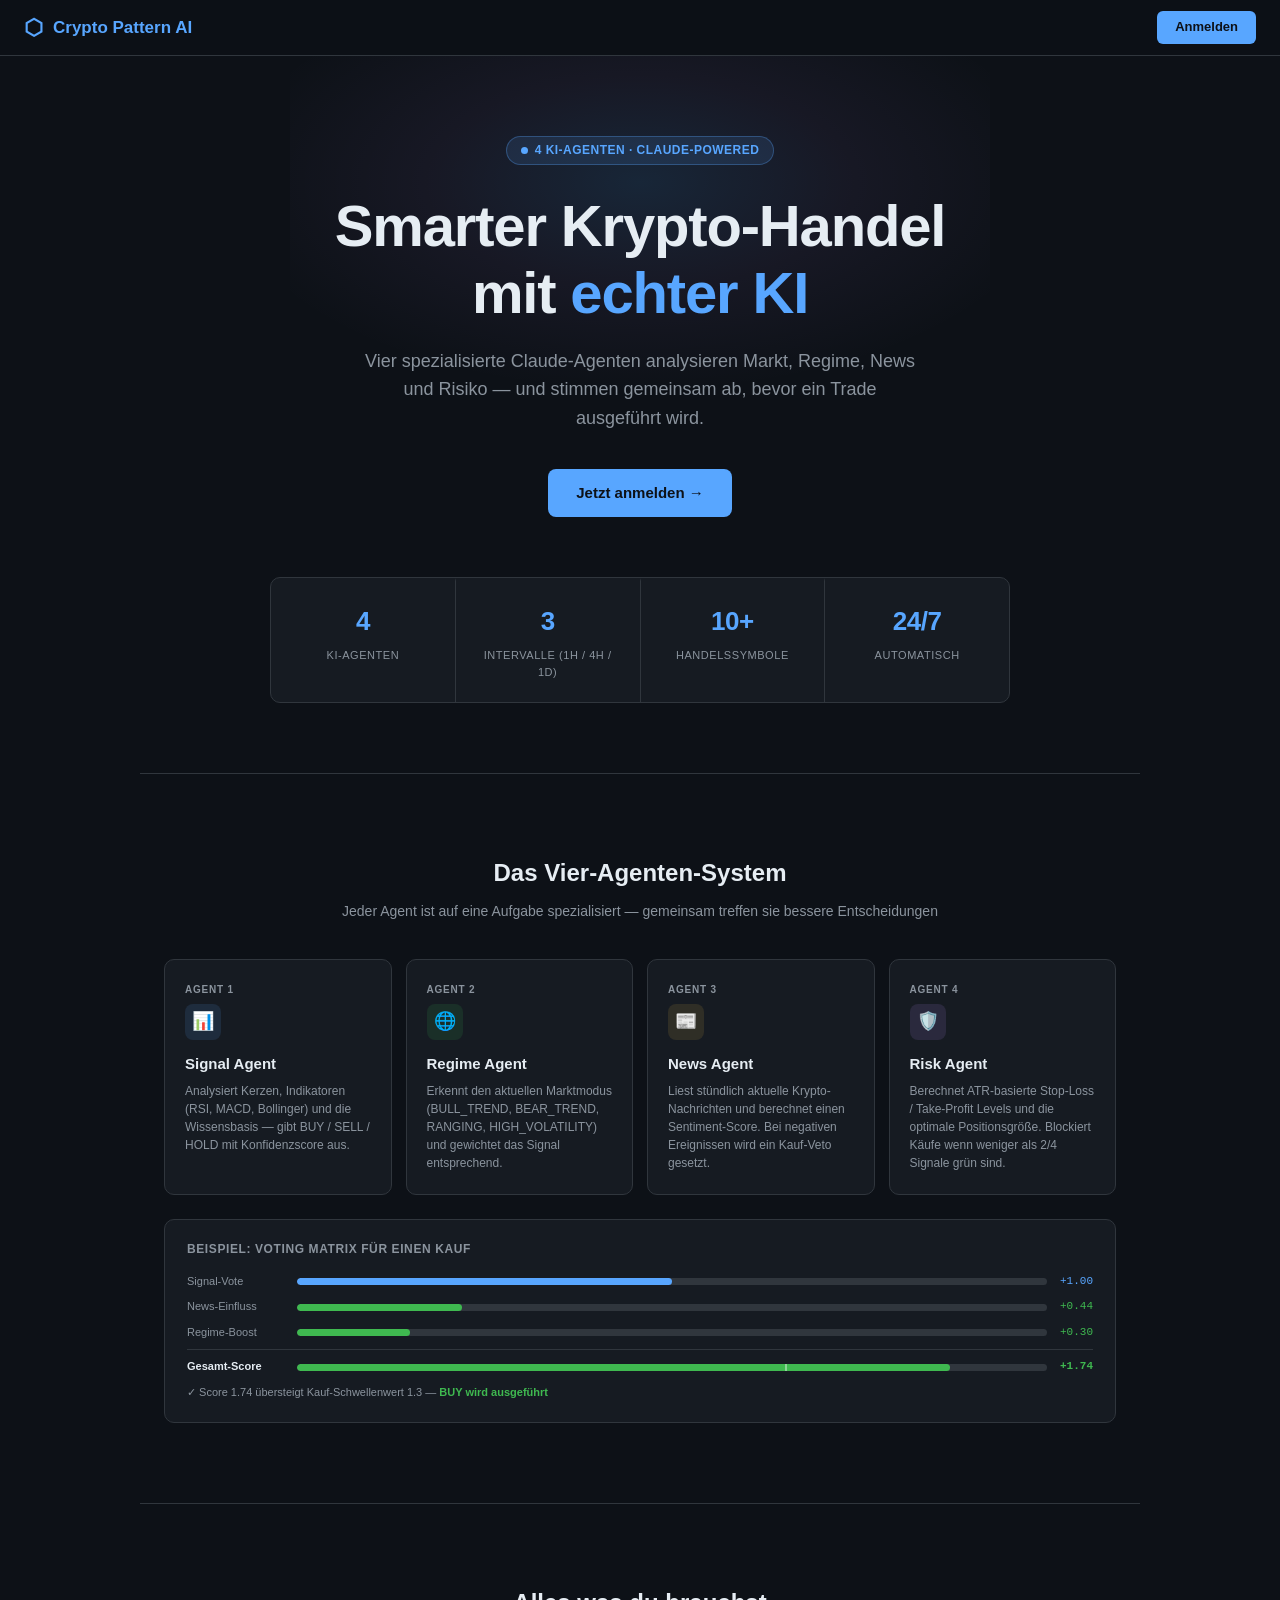
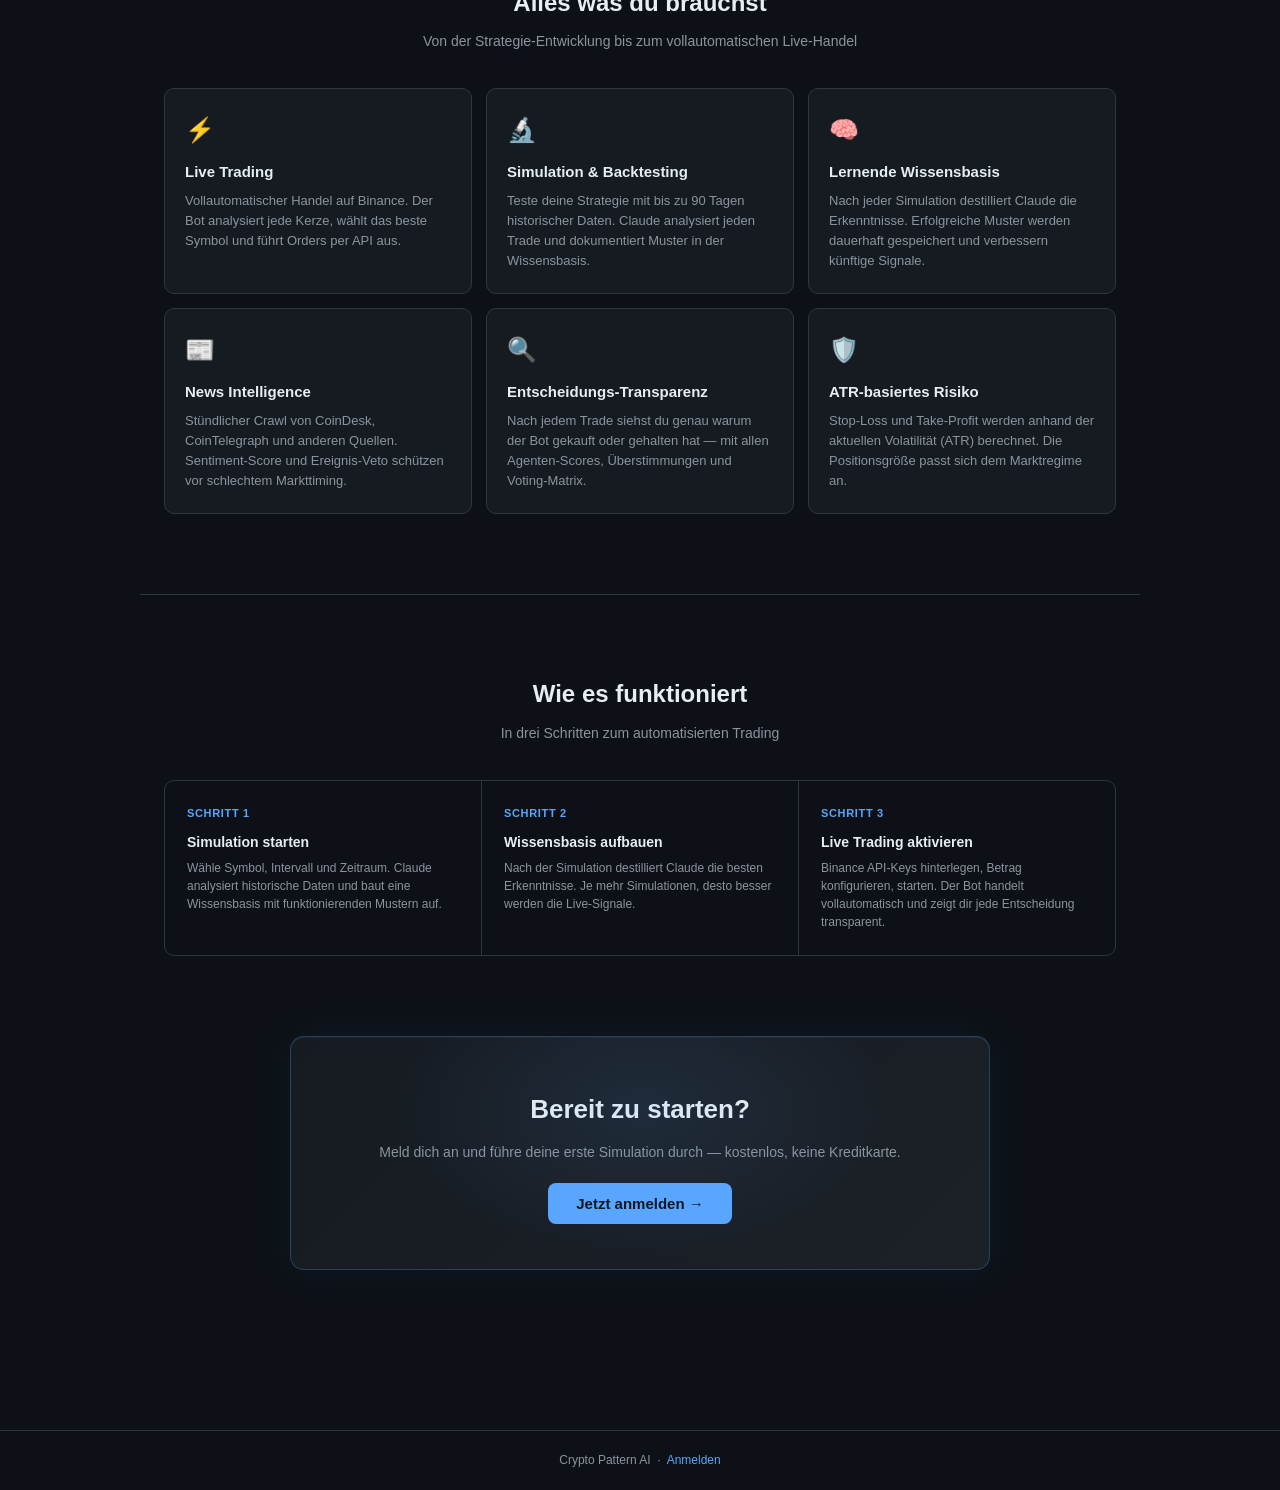
<file: frontend/landing.html>
<!DOCTYPE html>
<html lang="de">
<head>
  <meta charset="UTF-8" />
  <meta name="viewport" content="width=device-width, initial-scale=1.0" />
  <title>Crypto Pattern AI — KI-gestütztes Krypto-Trading</title>
  <style>
    :root {
      --bg: #0d1117;
      --surface: #161b22;
      --surface2: #1c2128;
      --border: #30363d;
      --text: #e6edf3;
      --muted: #8b949e;
      --blue: #58a6ff;
      --blue-dim: rgba(88,166,255,0.12);
      --green: #3fb950;
      --green-dim: rgba(63,185,80,0.12);
      --orange: #e3b341;
      --red: #f85149;
      --purple: #bc8cff;
      --purple-dim: rgba(188,140,255,0.12);
    }
    *, *::before, *::after { box-sizing: border-box; margin: 0; padding: 0; }
    html { scroll-behavior: smooth; }
    body {
      font-family: -apple-system, BlinkMacSystemFont, 'Segoe UI', 'Inter', sans-serif;
      background: var(--bg);
      color: var(--text);
      line-height: 1.6;
      min-height: 100vh;
    }

    /* ── Header ─────────────────────────────────────────────────────── */
    header {
      position: sticky; top: 0; z-index: 100;
      background: rgba(13,17,23,0.85);
      backdrop-filter: blur(12px);
      border-bottom: 1px solid var(--border);
      padding: 0 24px;
      height: 56px;
      display: flex; align-items: center; justify-content: space-between;
    }
    .header-logo {
      display: flex; align-items: center; gap: 10px;
      font-size: 17px; font-weight: 700; color: var(--blue);
      text-decoration: none;
    }
    .header-logo .hex { font-size: 22px; }
    .header-actions { display: flex; align-items: center; gap: 12px; }
    .btn-outline {
      padding: 6px 16px; border-radius: 6px;
      border: 1px solid var(--border);
      background: transparent; color: var(--text);
      font-size: 13px; font-weight: 500;
      cursor: pointer; text-decoration: none;
      transition: border-color .15s, color .15s;
    }
    .btn-outline:hover { border-color: var(--blue); color: var(--blue); }
    .btn-primary {
      padding: 6px 18px; border-radius: 6px;
      background: var(--blue); color: #0d1117;
      border: none; font-size: 13px; font-weight: 700;
      cursor: pointer; text-decoration: none;
      transition: opacity .15s;
    }
    .btn-primary:hover { opacity: 0.88; }

    /* ── Hero ────────────────────────────────────────────────────────── */
    .hero {
      max-width: 860px; margin: 0 auto;
      padding: 80px 24px 60px;
      text-align: center;
      position: relative;
    }
    .hero::before {
      content: '';
      position: absolute;
      top: 0; left: 50%; transform: translateX(-50%);
      width: 700px; max-width: 100%;
      height: 420px;
      background: radial-gradient(ellipse 60% 50% at 50% 30%,
        rgba(88,166,255,0.14) 0%,
        rgba(188,140,255,0.06) 50%,
        transparent 100%);
      pointer-events: none;
      z-index: 0;
    }
    /* Children sit above the glow but never above the sticky header (z:100) */
    .hero > * { position: relative; z-index: 1; }
    /* Ensure header always wins — it's outside .hero so stacking is separate,
       but belt-and-suspenders on mobile where paint order can differ */
    header { isolation: isolate; }
    .hero-badge {
      display: inline-flex; align-items: center; gap: 7px;
      background: var(--blue-dim); border: 1px solid rgba(88,166,255,0.3);
      color: var(--blue); border-radius: 20px;
      padding: 4px 14px; font-size: 12px; font-weight: 600;
      letter-spacing: .04em; text-transform: uppercase;
      margin-bottom: 28px;
    }
    .hero-badge .dot {
      width: 7px; height: 7px; border-radius: 50%;
      background: var(--blue);
      animation: pulse-dot 2s ease-in-out infinite;
    }
    @keyframes pulse-dot {
      0%, 100% { opacity: 1; transform: scale(1); }
      50% { opacity: .5; transform: scale(0.7); }
    }
    .hero h1 {
      font-size: clamp(32px, 6vw, 58px);
      font-weight: 800; line-height: 1.15;
      letter-spacing: -0.02em; margin-bottom: 20px;
    }
    .hero h1 .accent { color: var(--blue); }
    .hero p {
      font-size: clamp(15px, 2.5vw, 18px);
      color: var(--muted); max-width: 560px;
      margin: 0 auto 36px;
    }
    .hero-cta {
      display: flex; gap: 12px; justify-content: center; flex-wrap: wrap;
    }
    .btn-hero-primary {
      padding: 12px 28px; border-radius: 8px;
      background: var(--blue); color: #0d1117;
      border: none; font-size: 15px; font-weight: 700;
      cursor: pointer; text-decoration: none;
      transition: opacity .15s, transform .1s;
    }
    .btn-hero-primary:hover { opacity: 0.88; transform: translateY(-1px); }
    .btn-hero-outline {
      padding: 12px 28px; border-radius: 8px;
      background: transparent; color: var(--text);
      border: 1px solid var(--border);
      font-size: 15px; font-weight: 600;
      cursor: pointer; text-decoration: none;
      transition: border-color .15s, transform .1s;
    }
    .btn-hero-outline:hover { border-color: var(--blue); transform: translateY(-1px); }

    /* ── Stats row ───────────────────────────────────────────────────── */
    .stats {
      max-width: 740px; margin: 0 auto 70px;
      display: flex; gap: 0; flex-wrap: wrap;
      border: 1px solid var(--border); border-radius: 10px;
      overflow: hidden;
      background: var(--surface);
    }
    .stat {
      flex: 1; min-width: 140px;
      padding: 20px 24px;
      border-right: 1px solid var(--border);
      text-align: center;
      border-top: 3px solid transparent;
      transition: border-top-color .2s;
    }
    .stat:hover { border-top-color: var(--blue); }
    .stat:last-child { border-right: none; }
    .stat-val {
      font-size: 26px; font-weight: 800; color: var(--text);
      margin-bottom: 4px; letter-spacing: -0.5px;
    }
    .stat-val .accent { color: var(--blue); }
    .stat-label { font-size: 11px; color: var(--muted); text-transform: uppercase; letter-spacing: .05em; }

    /* ── Section wrapper ─────────────────────────────────────────────── */
    .section {
      max-width: 1000px; margin: 0 auto;
      padding: 0 24px 80px;
    }
    .section-title {
      font-size: 24px; font-weight: 700;
      margin-bottom: 8px; text-align: center;
    }
    .section-sub {
      color: var(--muted); font-size: 14px;
      text-align: center; margin-bottom: 36px;
    }

    /* ── Agent cards ─────────────────────────────────────────────────── */
    .agents-grid {
      display: grid;
      grid-template-columns: repeat(auto-fit, minmax(210px, 1fr));
      gap: 14px;
    }
    .agent-card {
      background: var(--surface); border: 1px solid var(--border);
      border-radius: 10px; padding: 22px 20px;
      transition: border-color .2s, transform .2s, box-shadow .2s;
    }
    .agent-card.signal:hover {
      border-color: rgba(88,166,255,0.5);
      box-shadow: 0 4px 20px rgba(88,166,255,0.12);
      transform: translateY(-3px);
    }
    .agent-card.regime:hover {
      border-color: rgba(63,185,80,0.5);
      box-shadow: 0 4px 20px rgba(63,185,80,0.12);
      transform: translateY(-3px);
    }
    .agent-card.news:hover {
      border-color: rgba(227,179,65,0.5);
      box-shadow: 0 4px 20px rgba(227,179,65,0.1);
      transform: translateY(-3px);
    }
    .agent-card.risk:hover {
      border-color: rgba(188,140,255,0.5);
      box-shadow: 0 4px 20px rgba(188,140,255,0.12);
      transform: translateY(-3px);
    }
    .agent-icon {
      width: 36px; height: 36px; border-radius: 8px;
      display: flex; align-items: center; justify-content: center;
      font-size: 18px; margin-bottom: 12px;
    }
    .agent-num {
      font-size: 10px; font-weight: 700; letter-spacing: .08em;
      text-transform: uppercase; color: var(--muted);
      margin-bottom: 6px;
    }
    .agent-name {
      font-size: 15px; font-weight: 700; margin-bottom: 6px;
    }
    .agent-desc { font-size: 12px; color: var(--muted); line-height: 1.5; }
    .agent-card.signal .agent-icon { background: var(--blue-dim); }
    .agent-card.regime .agent-icon { background: rgba(63,185,80,0.12); }
    .agent-card.news   .agent-icon { background: rgba(227,179,65,0.12); }
    .agent-card.risk   .agent-icon { background: rgba(188,140,255,0.12); }

    /* ── Features grid ───────────────────────────────────────────────── */
    .features-grid {
      display: grid;
      grid-template-columns: repeat(auto-fit, minmax(280px, 1fr));
      gap: 14px;
    }
    .feature-card {
      background: var(--surface); border: 1px solid var(--border);
      border-radius: 10px; padding: 22px 20px;
      transition: border-color .2s, transform .2s, box-shadow .2s;
    }
    .feature-card:hover {
      border-color: rgba(88,166,255,0.35);
      box-shadow: 0 4px 16px rgba(88,166,255,0.07);
      transform: translateY(-2px);
    }
    .feature-card-icon {
      font-size: 24px; margin-bottom: 10px;
    }
    .feature-card h3 {
      font-size: 15px; font-weight: 700; margin-bottom: 7px;
    }
    .feature-card p { font-size: 13px; color: var(--muted); line-height: 1.55; }

    /* ── How it works ────────────────────────────────────────────────── */
    .steps {
      display: flex; gap: 0;
      border: 1px solid var(--border); border-radius: 10px;
      overflow: hidden; flex-wrap: wrap;
    }
    .step {
      flex: 1; min-width: 220px;
      padding: 24px 22px;
      border-right: 1px solid var(--border);
      position: relative;
      transition: background .2s;
    }
    .step:hover { background: rgba(88,166,255,0.03); }
    .step:last-child { border-right: none; }
    .step-num {
      font-size: 11px; font-weight: 700; color: var(--blue);
      text-transform: uppercase; letter-spacing: .06em;
      margin-bottom: 8px;
    }
    .step h3 { font-size: 14px; font-weight: 700; margin-bottom: 6px; }
    .step p { font-size: 12px; color: var(--muted); line-height: 1.5; }

    /* ── Voting visualizer ───────────────────────────────────────────── */
    .vote-demo {
      background: var(--surface); border: 1px solid var(--border);
      border-radius: 10px; padding: 20px 22px;
      margin-top: 24px;
    }
    .vote-demo-title {
      font-size: 12px; font-weight: 600; color: var(--muted);
      text-transform: uppercase; letter-spacing: .05em;
      margin-bottom: 14px;
    }
    .vote-row {
      display: flex; align-items: center; gap: 10px; margin-bottom: 8px;
    }
    .vote-lbl { font-size: 11px; color: var(--muted); min-width: 100px; }
    .vote-bar-bg {
      flex: 1; height: 7px; background: var(--border);
      border-radius: 4px; overflow: hidden;
    }
    .vote-bar { height: 100%; border-radius: 4px; }
    .vote-num { font-size: 11px; font-family: monospace; min-width: 36px; text-align: right; }
    .vote-row.total { padding-top: 8px; border-top: 1px solid var(--border); margin-top: 2px; }
    .vote-row.total .vote-lbl { font-weight: 700; color: var(--text); }

    /* ── CTA banner ──────────────────────────────────────────────────── */
    .cta-banner {
      max-width: 700px; margin: 0 auto 80px;
      text-align: center;
      background: linear-gradient(135deg, var(--surface) 0%, var(--surface2) 100%);
      border: 1px solid rgba(88,166,255,0.25); border-radius: 14px;
      padding: 52px 40px;
      position: relative; overflow: hidden;
      box-shadow: 0 0 40px rgba(88,166,255,0.06), inset 0 1px 0 rgba(255,255,255,0.04);
    }
    .cta-banner::before {
      content: '';
      position: absolute; top: -80px; left: 50%; transform: translateX(-50%);
      width: 500px; height: 300px;
      background: radial-gradient(ellipse at center,
        rgba(88,166,255,0.1) 0%, transparent 70%);
      pointer-events: none;
    }
    .cta-banner h2 { font-size: 26px; font-weight: 800; margin-bottom: 10px; }
    .cta-banner p { color: var(--muted); font-size: 14px; margin-bottom: 28px; }

    /* ── Footer ──────────────────────────────────────────────────────── */
    footer {
      border-top: 1px solid var(--border);
      padding: 20px 24px;
      text-align: center;
      font-size: 12px; color: var(--muted);
    }
    footer a { color: var(--blue); text-decoration: none; }
    footer a:hover { text-decoration: underline; }

    /* ── Divider ─────────────────────────────────────────────────────── */
    .divider {
      max-width: 1000px; margin: 0 auto 80px;
      border: none; border-top: 1px solid var(--border);
    }

    @media (max-width: 600px) {
      .hero { padding: 48px 20px 40px; }
      .stats { margin-bottom: 48px; }
      .stat { min-width: 50%; }
      .cta-banner { padding: 36px 20px; }
    }
  </style>
</head>
<body>

  <!-- ── Header ───────────────────────────────────────────────────────────── -->
  <header>
    <a href="/" class="header-logo">
      <span class="hex">⬡</span> Crypto Pattern AI
    </a>
    <div class="header-actions">
      <a href="/login" class="btn-primary">Anmelden</a>
    </div>
  </header>

  <!-- ── Hero ─────────────────────────────────────────────────────────────── -->
  <section class="hero">
    <div class="hero-badge">
      <span class="dot"></span>
      4 KI-Agenten · Claude-Powered
    </div>
    <h1>
      Smarter Krypto-Handel<br>
      mit <span class="accent">echter KI</span>
    </h1>
    <p>
      Vier spezialisierte Claude-Agenten analysieren Markt, Regime, News und Risiko —
      und stimmen gemeinsam ab, bevor ein Trade ausgeführt wird.
    </p>
    <div class="hero-cta">
      <a href="/login" class="btn-hero-primary">Jetzt anmelden →</a>
    </div>
  </section>

  <!-- ── Stats ────────────────────────────────────────────────────────────── -->
  <div class="section" style="padding-bottom:0">
    <div class="stats">
      <div class="stat">
        <div class="stat-val"><span class="accent">4</span></div>
        <div class="stat-label">KI-Agenten</div>
      </div>
      <div class="stat">
        <div class="stat-val"><span class="accent">3</span></div>
        <div class="stat-label">Intervalle (1h / 4h / 1d)</div>
      </div>
      <div class="stat">
        <div class="stat-val"><span class="accent">10+</span></div>
        <div class="stat-label">Handelssymbole</div>
      </div>
      <div class="stat">
        <div class="stat-val"><span class="accent">24/7</span></div>
        <div class="stat-label">Automatisch</div>
      </div>
    </div>
  </div>

  <hr class="divider" style="margin-top:60px">

  <!-- ── 4 Agents ─────────────────────────────────────────────────────────── -->
  <section class="section">
    <div class="section-title">Das Vier-Agenten-System</div>
    <div class="section-sub">Jeder Agent ist auf eine Aufgabe spezialisiert — gemeinsam treffen sie bessere Entscheidungen</div>

    <div class="agents-grid">
      <div class="agent-card signal">
        <div class="agent-num">Agent 1</div>
        <div class="agent-icon">📊</div>
        <div class="agent-name">Signal Agent</div>
        <div class="agent-desc">Analysiert Kerzen, Indikatoren (RSI, MACD, Bollinger) und die Wissensbasis — gibt BUY / SELL / HOLD mit Konfidenzscore aus.</div>
      </div>
      <div class="agent-card regime">
        <div class="agent-num">Agent 2</div>
        <div class="agent-icon">🌐</div>
        <div class="agent-name">Regime Agent</div>
        <div class="agent-desc">Erkennt den aktuellen Marktmodus (BULL_TREND, BEAR_TREND, RANGING, HIGH_VOLATILITY) und gewichtet das Signal entsprechend.</div>
      </div>
      <div class="agent-card news">
        <div class="agent-num">Agent 3</div>
        <div class="agent-icon">📰</div>
        <div class="agent-name">News Agent</div>
        <div class="agent-desc">Liest stündlich aktuelle Krypto-Nachrichten und berechnet einen Sentiment-Score. Bei negativen Ereignissen wird ein Kauf-Veto gesetzt.</div>
      </div>
      <div class="agent-card risk">
        <div class="agent-num">Agent 4</div>
        <div class="agent-icon">🛡️</div>
        <div class="agent-name">Risk Agent</div>
        <div class="agent-desc">Berechnet ATR-basierte Stop-Loss / Take-Profit Levels und die optimale Positionsgröße. Blockiert Käufe wenn weniger als 2/4 Signale grün sind.</div>
      </div>
    </div>

    <!-- Demo voting matrix -->
    <div class="vote-demo">
      <div class="vote-demo-title">Beispiel: Voting Matrix für einen Kauf</div>
      <div class="vote-row">
        <span class="vote-lbl">Signal-Vote</span>
        <div class="vote-bar-bg"><div class="vote-bar" style="width:50%;background:#58a6ff"></div></div>
        <span class="vote-num" style="color:#58a6ff">+1.00</span>
      </div>
      <div class="vote-row">
        <span class="vote-lbl">News-Einfluss</span>
        <div class="vote-bar-bg"><div class="vote-bar" style="width:22%;background:#3fb950"></div></div>
        <span class="vote-num" style="color:#3fb950">+0.44</span>
      </div>
      <div class="vote-row">
        <span class="vote-lbl">Regime-Boost</span>
        <div class="vote-bar-bg"><div class="vote-bar" style="width:15%;background:#3fb950"></div></div>
        <span class="vote-num" style="color:#3fb950">+0.30</span>
      </div>
      <div class="vote-row total">
        <span class="vote-lbl">Gesamt-Score</span>
        <div class="vote-bar-bg" style="position:relative">
          <div class="vote-bar" style="width:87%;background:#3fb950"></div>
          <div style="position:absolute;top:-2px;bottom:-2px;left:65%;width:2px;background:rgba(255,255,255,0.4);border-radius:1px" title="Schwellenwert 1.3"></div>
        </div>
        <span class="vote-num" style="color:#3fb950;font-weight:700">+1.74</span>
      </div>
      <div style="font-size:11px;color:var(--muted);margin-top:8px">
        ✓ Score 1.74 übersteigt Kauf-Schwellenwert 1.3 — <strong style="color:#3fb950">BUY wird ausgeführt</strong>
      </div>
    </div>
  </section>

  <hr class="divider">

  <!-- ── Features ─────────────────────────────────────────────────────────── -->
  <section class="section">
    <div class="section-title">Alles was du brauchst</div>
    <div class="section-sub">Von der Strategie-Entwicklung bis zum vollautomatischen Live-Handel</div>

    <div class="features-grid">
      <div class="feature-card">
        <div class="feature-card-icon">⚡</div>
        <h3>Live Trading</h3>
        <p>Vollautomatischer Handel auf Binance. Der Bot analysiert jede Kerze, wählt das beste Symbol und führt Orders per API aus.</p>
      </div>
      <div class="feature-card">
        <div class="feature-card-icon">🔬</div>
        <h3>Simulation & Backtesting</h3>
        <p>Teste deine Strategie mit bis zu 90 Tagen historischer Daten. Claude analysiert jeden Trade und dokumentiert Muster in der Wissensbasis.</p>
      </div>
      <div class="feature-card">
        <div class="feature-card-icon">🧠</div>
        <h3>Lernende Wissensbasis</h3>
        <p>Nach jeder Simulation destilliert Claude die Erkenntnisse. Erfolgreiche Muster werden dauerhaft gespeichert und verbessern künftige Signale.</p>
      </div>
      <div class="feature-card">
        <div class="feature-card-icon">📰</div>
        <h3>News Intelligence</h3>
        <p>Stündlicher Crawl von CoinDesk, CoinTelegraph und anderen Quellen. Sentiment-Score und Ereignis-Veto schützen vor schlechtem Markttiming.</p>
      </div>
      <div class="feature-card">
        <div class="feature-card-icon">🔍</div>
        <h3>Entscheidungs-Transparenz</h3>
        <p>Nach jedem Trade siehst du genau warum der Bot gekauft oder gehalten hat — mit allen Agenten-Scores, Überstimmungen und Voting-Matrix.</p>
      </div>
      <div class="feature-card">
        <div class="feature-card-icon">🛡️</div>
        <h3>ATR-basiertes Risiko</h3>
        <p>Stop-Loss und Take-Profit werden anhand der aktuellen Volatilität (ATR) berechnet. Die Positionsgröße passt sich dem Marktregime an.</p>
      </div>
    </div>
  </section>

  <hr class="divider">

  <!-- ── How it works ──────────────────────────────────────────────────────── -->
  <section class="section">
    <div class="section-title">Wie es funktioniert</div>
    <div class="section-sub">In drei Schritten zum automatisierten Trading</div>

    <div class="steps">
      <div class="step">
        <div class="step-num">Schritt 1</div>
        <h3>Simulation starten</h3>
        <p>Wähle Symbol, Intervall und Zeitraum. Claude analysiert historische Daten und baut eine Wissensbasis mit funktionierenden Mustern auf.</p>
      </div>
      <div class="step">
        <div class="step-num">Schritt 2</div>
        <h3>Wissensbasis aufbauen</h3>
        <p>Nach der Simulation destilliert Claude die besten Erkenntnisse. Je mehr Simulationen, desto besser werden die Live-Signale.</p>
      </div>
      <div class="step">
        <div class="step-num">Schritt 3</div>
        <h3>Live Trading aktivieren</h3>
        <p>Binance API-Keys hinterlegen, Betrag konfigurieren, starten. Der Bot handelt vollautomatisch und zeigt dir jede Entscheidung transparent.</p>
      </div>
    </div>
  </section>

  <!-- ── CTA ───────────────────────────────────────────────────────────────── -->
  <div class="section" style="padding-bottom:80px">
    <div class="cta-banner">
      <h2>Bereit zu starten?</h2>
      <p>Meld dich an und führe deine erste Simulation durch — kostenlos, keine Kreditkarte.</p>
      <a href="/login" class="btn-hero-primary">Jetzt anmelden →</a>
    </div>
  </div>

  <!-- ── Footer ────────────────────────────────────────────────────────────── -->
  <footer>
    <span>Crypto Pattern AI</span>
    &nbsp;·&nbsp;
    <a href="/login">Anmelden</a>
  </footer>

</body>
</html>
</file>
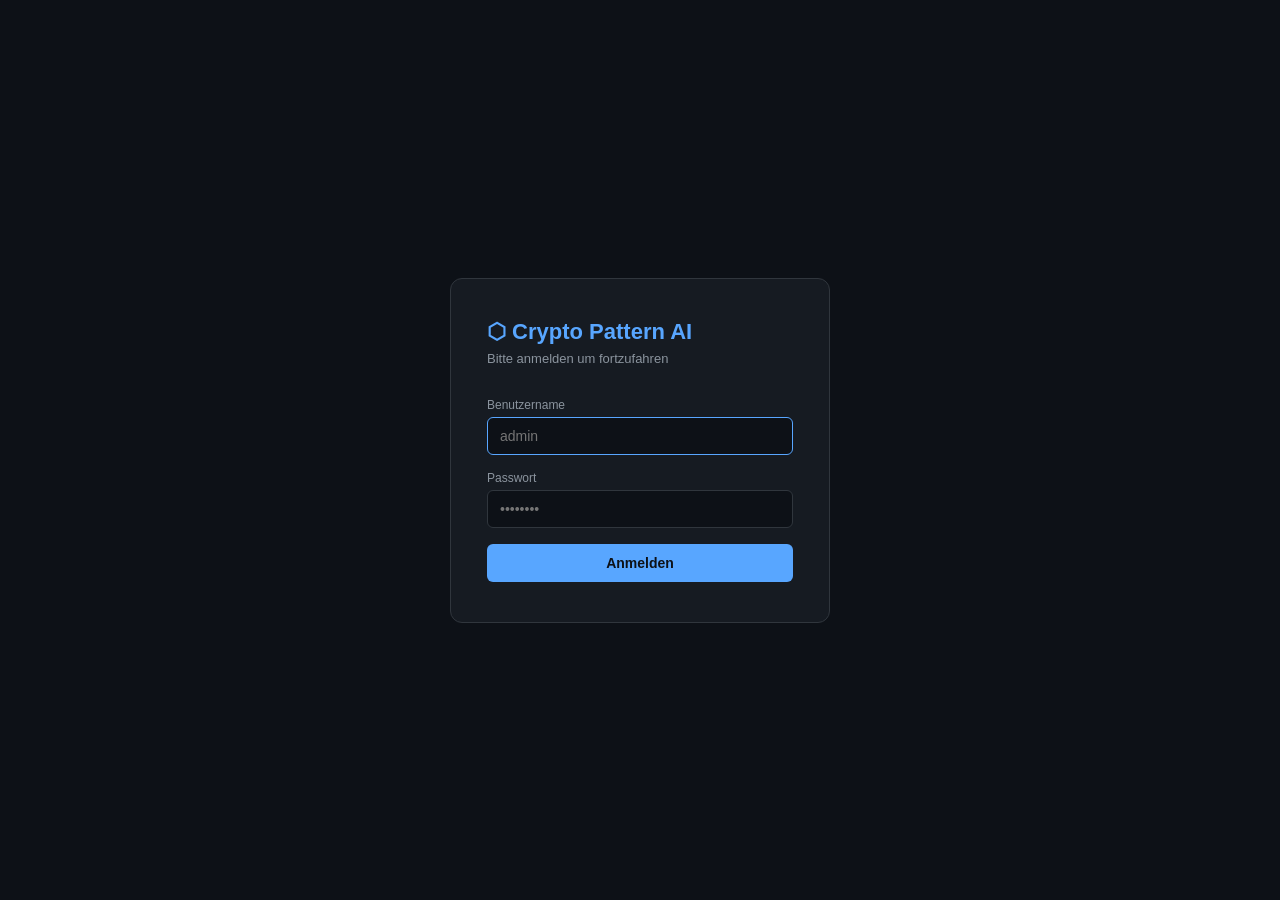
<file: frontend/login.html>
<!DOCTYPE html>
<html lang="de">
<head>
  <meta charset="UTF-8" />
  <meta name="viewport" content="width=device-width, initial-scale=1.0" />
  <title>Crypto Pattern AI — Login</title>
  <style>
    :root {
      --bg: #0d1117; --surface: #161b22; --border: #30363d;
      --text: #e6edf3; --muted: #8b949e; --blue: #58a6ff;
      --red: #f85149; --green: #3fb950;
    }
    * { box-sizing: border-box; margin: 0; padding: 0; }
    body {
      font-family: -apple-system, BlinkMacSystemFont, 'Segoe UI', sans-serif;
      background: var(--bg); color: var(--text);
      min-height: 100vh; display: flex; align-items: center; justify-content: center;
    }
    .card {
      background: var(--surface); border: 1px solid var(--border);
      border-radius: 12px; padding: 40px 36px; width: 100%; max-width: 380px;
    }
    .logo { font-size: 22px; font-weight: 700; color: var(--blue); margin-bottom: 6px; }
    .subtitle { color: var(--muted); font-size: 13px; margin-bottom: 32px; }
    label { display: block; font-size: 12px; color: var(--muted); margin-bottom: 5px; }
    input {
      width: 100%; background: #0d1117; border: 1px solid var(--border);
      border-radius: 6px; color: var(--text); padding: 10px 12px;
      font-size: 14px; margin-bottom: 16px;
    }
    input:focus { outline: none; border-color: var(--blue); }
    button {
      width: 100%; background: var(--blue); color: #0d1117;
      border: none; border-radius: 6px; padding: 11px;
      font-size: 14px; font-weight: 700; cursor: pointer;
    }
    button:hover { opacity: 0.9; }
    .error {
      background: rgba(248,81,73,0.1); border: 1px solid var(--red);
      color: var(--red); border-radius: 6px; padding: 10px 12px;
      font-size: 13px; margin-bottom: 16px; display: none;
    }
  </style>
</head>
<body>
  <div class="card">
    <div class="logo">⬡ Crypto Pattern AI</div>
    <div class="subtitle">Bitte anmelden um fortzufahren</div>
    <div class="error" id="err">Ungültiger Benutzername oder Passwort.</div>
    <form id="form">
      <label>Benutzername</label>
      <input id="username" type="text" autocomplete="username" placeholder="admin" />
      <label>Passwort</label>
      <input id="password" type="password" autocomplete="current-password" placeholder="••••••••" />
      <button type="submit">Anmelden</button>
    </form>
  </div>
  <script>
    document.getElementById('form').addEventListener('submit', async e => {
      e.preventDefault();
      const res = await fetch('/auth/login', {
        method: 'POST',
        headers: { 'Content-Type': 'application/json' },
        body: JSON.stringify({
          username: document.getElementById('username').value,
          password: document.getElementById('password').value,
        }),
      });
      if (res.ok) {
        window.location.replace('/');
      } else {
        document.getElementById('err').style.display = 'block';
      }
    });
    // Auto-focus
    document.getElementById('username').focus();
  </script>
</body>
</html>
</file>
